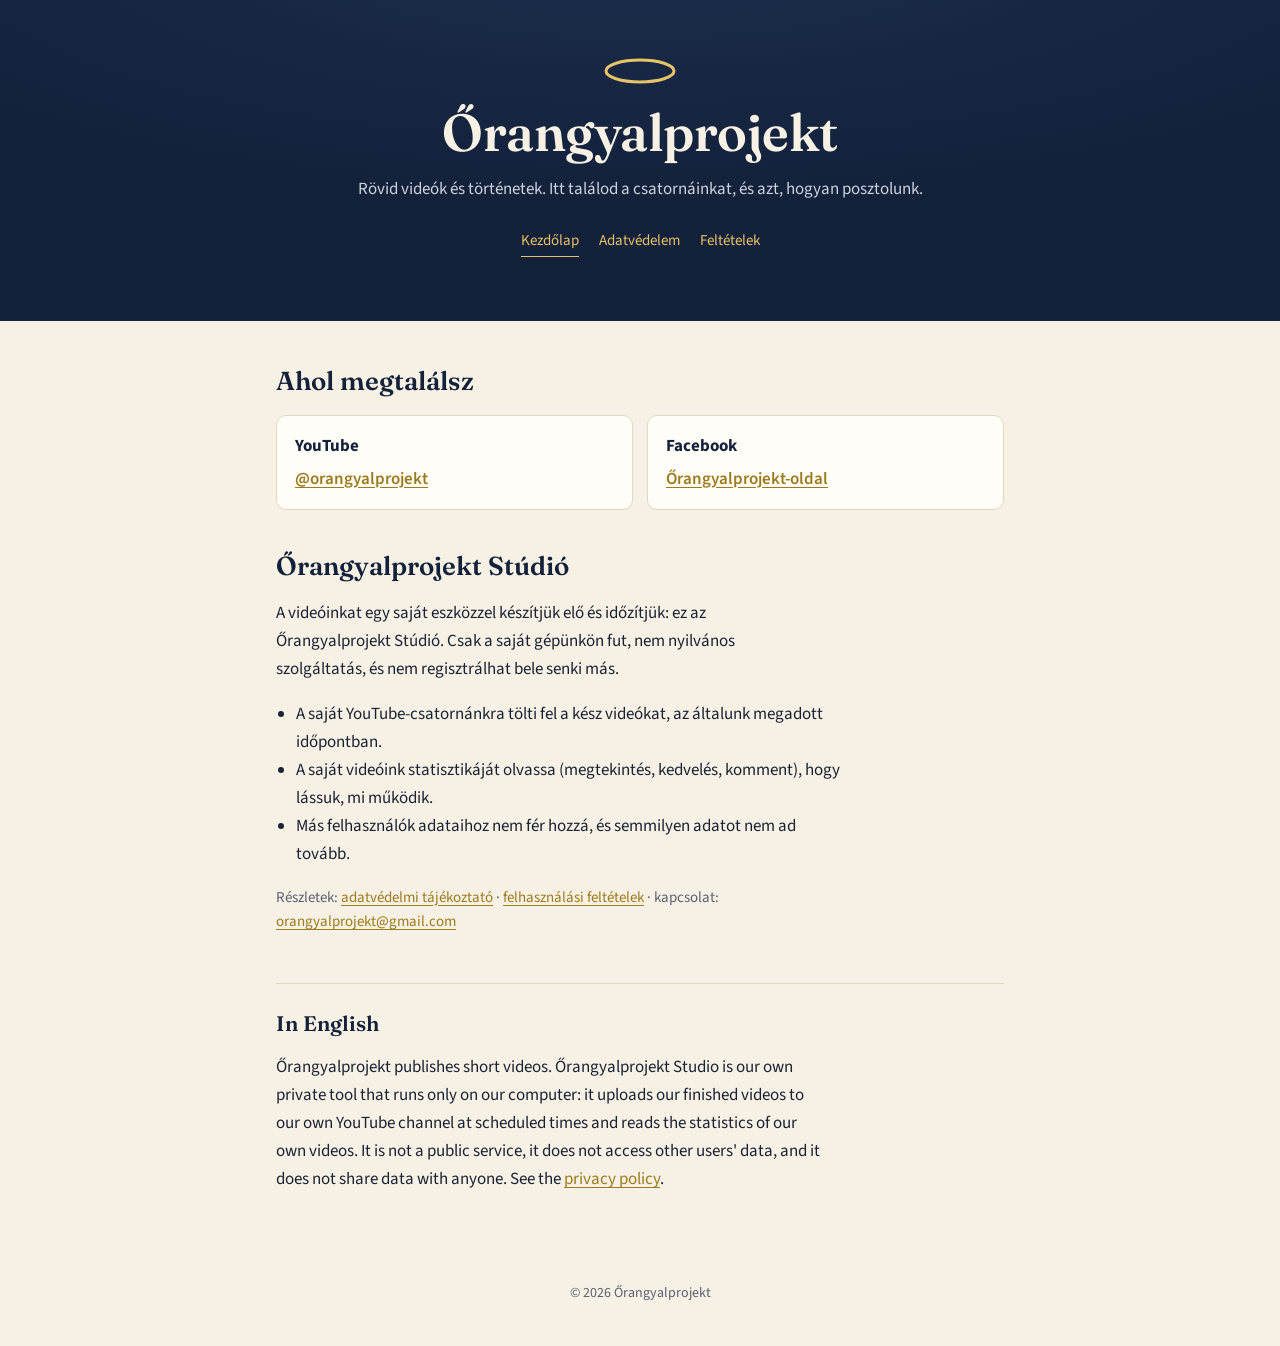
<file: index.html>
<!doctype html>
<html lang="hu">
<head>
<meta charset="utf-8">
<meta name="viewport" content="width=device-width, initial-scale=1">
<title>Őrangyalprojekt</title>
<meta name="description" content="Az Őrangyalprojekt rövid videói és a saját posztolóeszköze, az Őrangyalprojekt Stúdió.">
<link rel="preconnect" href="https://fonts.googleapis.com"><link rel="preconnect" href="https://fonts.gstatic.com" crossorigin>
<link href="https://fonts.googleapis.com/css2?family=Fraunces:opsz,wght@9..144,600&family=Source+Sans+3:wght@400;600&display=swap" rel="stylesheet">
<link rel="stylesheet" href="stilus.css">
<link rel="icon" href="data:image/svg+xml,%3Csvg xmlns='http://www.w3.org/2000/svg' viewBox='0 0 32 32'%3E%3Crect width='32' height='32' rx='7' fill='%2313213A'/%3E%3Cellipse cx='16' cy='13' rx='10' ry='4' fill='none' stroke='%23E8C468' stroke-width='2.5'/%3E%3C/svg%3E">
</head>
<body>
<header class="fej">
  <svg class="glória" viewBox="0 0 76 30" aria-hidden="true"><ellipse cx="38" cy="15" rx="34" ry="11" fill="none" stroke="#E8C468" stroke-width="3"/></svg>
  <h1>Őrangyalprojekt</h1>
  <p>Rövid videók és történetek. Itt találod a csatornáinkat, és azt, hogyan posztolunk.</p>
  <nav aria-label="Oldalak"><a href="./" aria-current="page">Kezdőlap</a><a href="adatvedelem.html">Adatvédelem</a><a href="feltetelek.html">Feltételek</a></nav>
</header>
<main>
  <h2>Ahol megtalálsz</h2>
  <div class="kartyak">
    <div class="kartya"><b>YouTube</b><a href="https://www.youtube.com/@orangyalprojekt" rel="noopener">@orangyalprojekt</a></div>
    <div class="kartya"><b>Facebook</b><a href="https://www.facebook.com/profile.php?id=61595645566314" rel="noopener">Őrangyalprojekt-oldal</a></div>
  </div>

  <h2>Őrangyalprojekt Stúdió</h2>
  <p>A videóinkat egy saját eszközzel készítjük elő és időzítjük: ez az Őrangyalprojekt Stúdió. Csak a saját gépünkön fut, nem nyilvános szolgáltatás, és nem regisztrálhat bele senki más.</p>
  <ul>
    <li>A saját YouTube-csatornánkra tölti fel a kész videókat, az általunk megadott időpontban.</li>
    <li>A saját videóink statisztikáját olvassa (megtekintés, kedvelés, komment), hogy lássuk, mi működik.</li>
    <li>Más felhasználók adataihoz nem fér hozzá, és semmilyen adatot nem ad tovább.</li>
  </ul>
  <p class="megj">Részletek: <a href="adatvedelem.html">adatvédelmi tájékoztató</a> · <a href="feltetelek.html">felhasználási feltételek</a> · kapcsolat: <a href="mailto:orangyalprojekt@gmail.com">orangyalprojekt@gmail.com</a></p>

  <section class="en" lang="en">
    <h2>In English</h2>
    <p>Őrangyalprojekt publishes short videos. Őrangyalprojekt Studio is our own private tool that runs only on our computer: it uploads our finished videos to our own YouTube channel at scheduled times and reads the statistics of our own videos. It is not a public service, it does not access other users' data, and it does not share data with anyone. See the <a href="adatvedelem.html#en">privacy policy</a>.</p>
  </section>
</main>
<footer>© 2026 Őrangyalprojekt</footer>
</body>
</html>
</file>
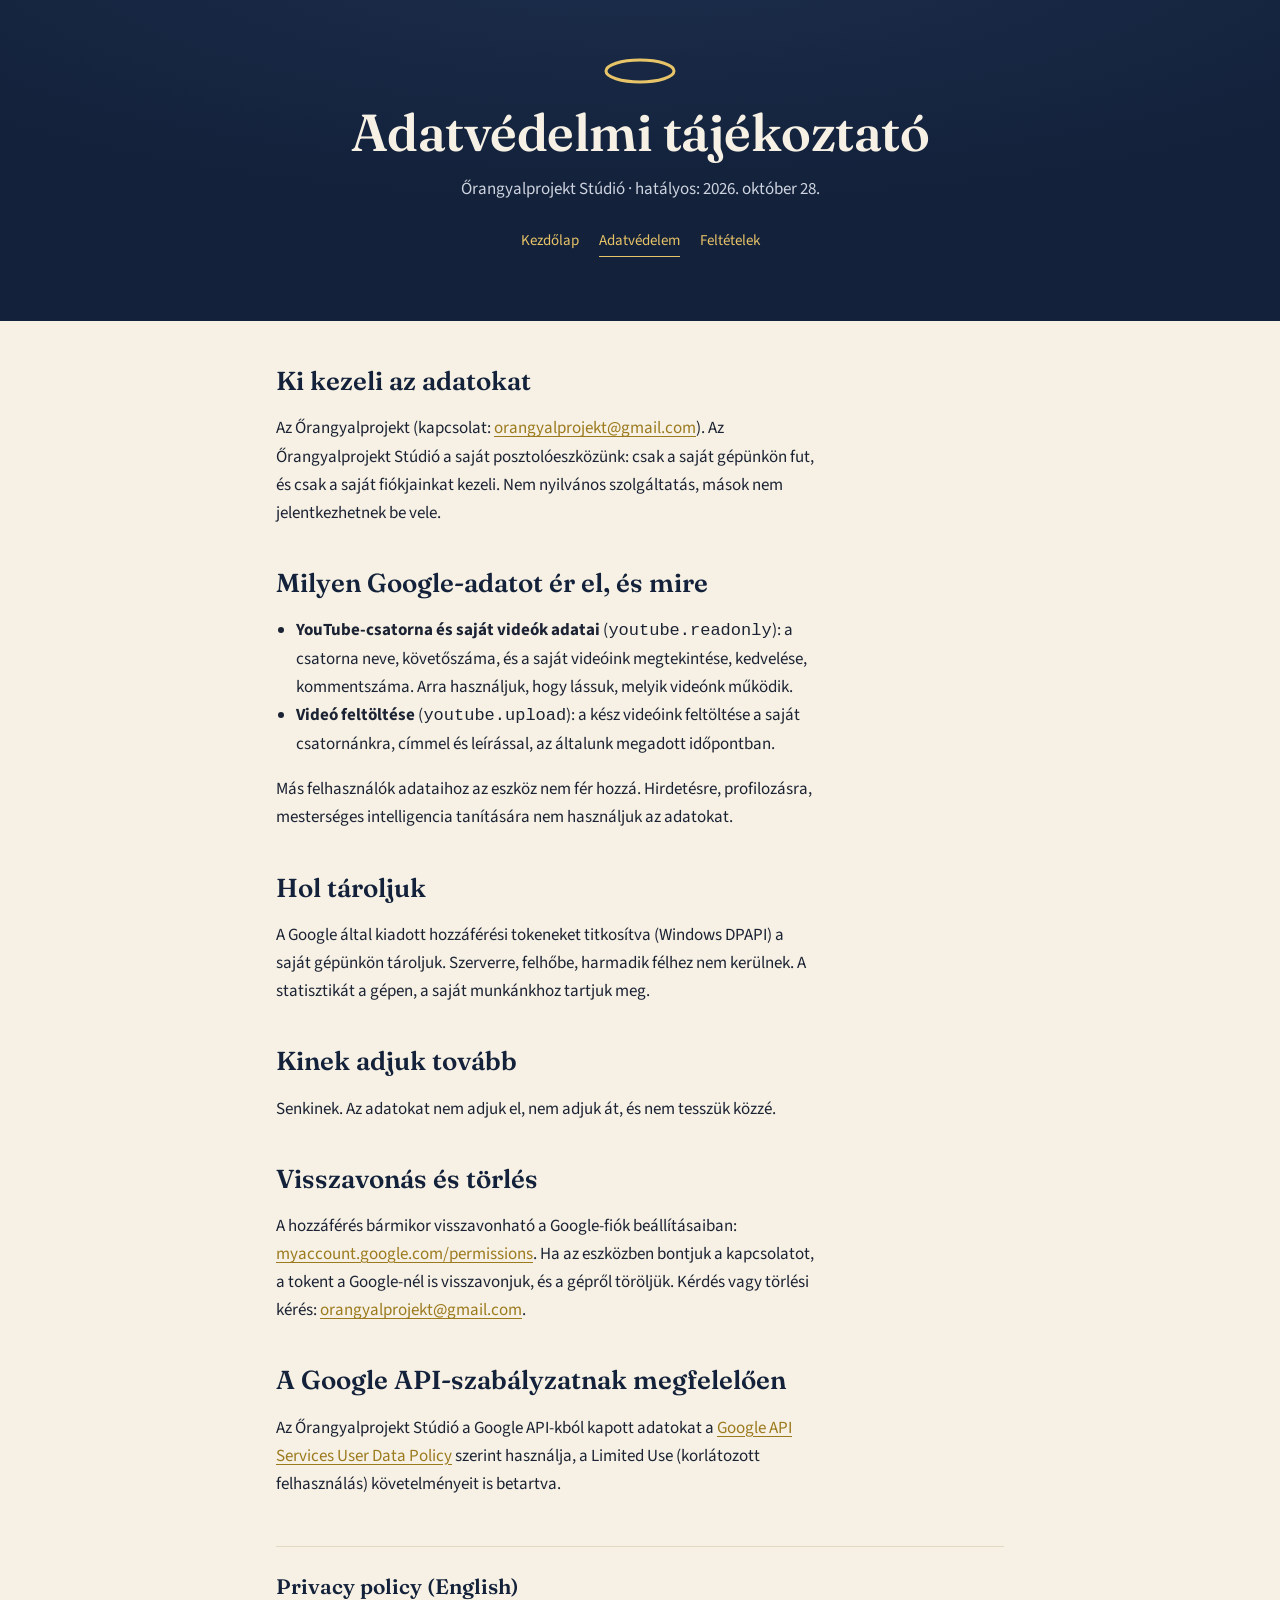
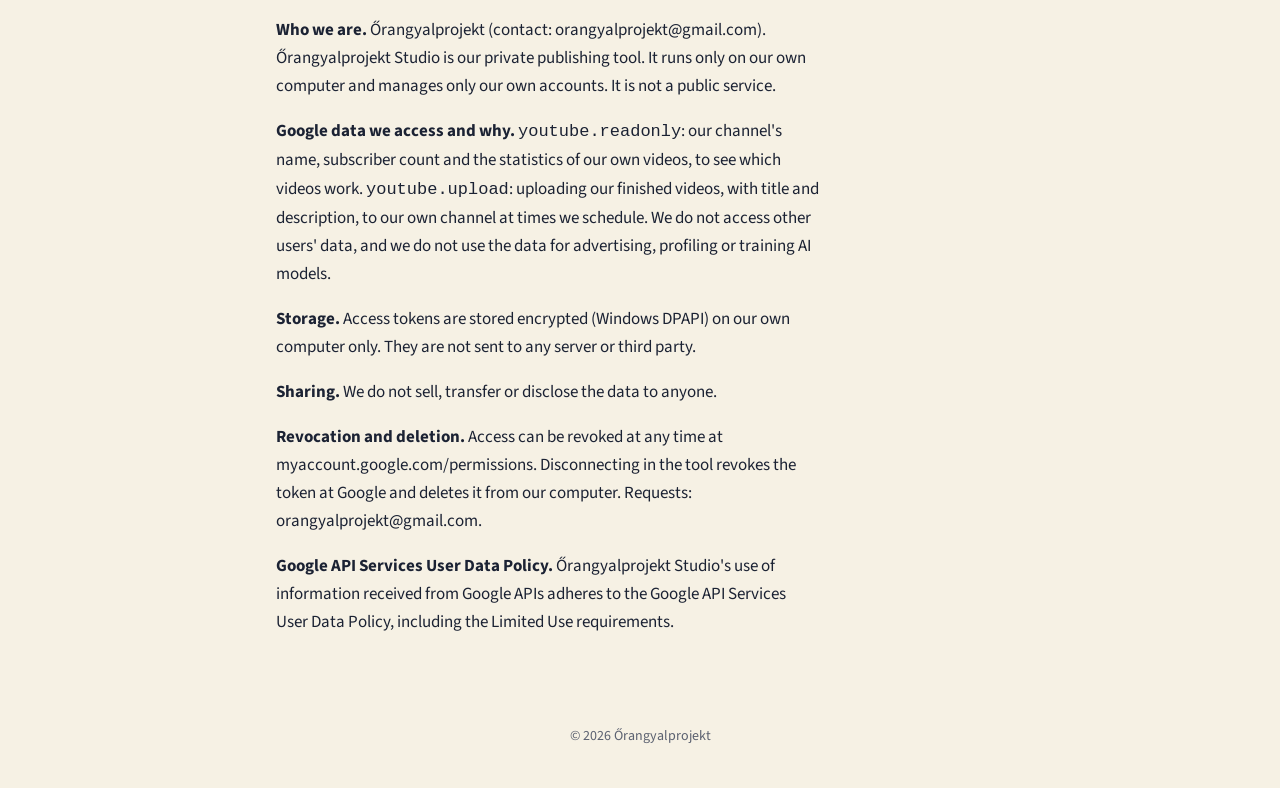
<file: adatvedelem.html>
<!doctype html>
<html lang="hu">
<head>
<meta charset="utf-8">
<meta name="viewport" content="width=device-width, initial-scale=1">
<title>Adatvédelem · Őrangyalprojekt</title>
<meta name="description" content="Az Őrangyalprojekt Stúdió adatvédelmi tájékoztatója: milyen Google-adatot ér el, hol tárolja, és hogyan vonható vissza.">
<link rel="preconnect" href="https://fonts.googleapis.com"><link rel="preconnect" href="https://fonts.gstatic.com" crossorigin>
<link href="https://fonts.googleapis.com/css2?family=Fraunces:opsz,wght@9..144,600&family=Source+Sans+3:wght@400;600&display=swap" rel="stylesheet">
<link rel="stylesheet" href="stilus.css">
<link rel="icon" href="data:image/svg+xml,%3Csvg xmlns='http://www.w3.org/2000/svg' viewBox='0 0 32 32'%3E%3Crect width='32' height='32' rx='7' fill='%2313213A'/%3E%3Cellipse cx='16' cy='13' rx='10' ry='4' fill='none' stroke='%23E8C468' stroke-width='2.5'/%3E%3C/svg%3E">
</head>
<body>
<header class="fej">
  <svg class="glória" viewBox="0 0 76 30" aria-hidden="true"><ellipse cx="38" cy="15" rx="34" ry="11" fill="none" stroke="#E8C468" stroke-width="3"/></svg>
  <h1>Adatvédelmi tájékoztató</h1>
  <p>Őrangyalprojekt Stúdió · hatályos: 2026. október 28.</p>
  <nav aria-label="Oldalak"><a href="./">Kezdőlap</a><a href="adatvedelem.html" aria-current="page">Adatvédelem</a><a href="feltetelek.html">Feltételek</a></nav>
</header>
<main>
  <h2>Ki kezeli az adatokat</h2>
  <p>Az Őrangyalprojekt (kapcsolat: <a href="mailto:orangyalprojekt@gmail.com">orangyalprojekt@gmail.com</a>). Az Őrangyalprojekt Stúdió a saját posztolóeszközünk: csak a saját gépünkön fut, és csak a saját fiókjainkat kezeli. Nem nyilvános szolgáltatás, mások nem jelentkezhetnek be vele.</p>

  <h2>Milyen Google-adatot ér el, és mire</h2>
  <ul>
    <li><b>YouTube-csatorna és saját videók adatai</b> (<code>youtube.readonly</code>): a csatorna neve, követőszáma, és a saját videóink megtekintése, kedvelése, kommentszáma. Arra használjuk, hogy lássuk, melyik videónk működik.</li>
    <li><b>Videó feltöltése</b> (<code>youtube.upload</code>): a kész videóink feltöltése a saját csatornánkra, címmel és leírással, az általunk megadott időpontban.</li>
  </ul>
  <p>Más felhasználók adataihoz az eszköz nem fér hozzá. Hirdetésre, profilozásra, mesterséges intelligencia tanítására nem használjuk az adatokat.</p>

  <h2>Hol tároljuk</h2>
  <p>A Google által kiadott hozzáférési tokeneket titkosítva (Windows DPAPI) a saját gépünkön tároljuk. Szerverre, felhőbe, harmadik félhez nem kerülnek. A statisztikát a gépen, a saját munkánkhoz tartjuk meg.</p>

  <h2>Kinek adjuk tovább</h2>
  <p>Senkinek. Az adatokat nem adjuk el, nem adjuk át, és nem tesszük közzé.</p>

  <h2>Visszavonás és törlés</h2>
  <p>A hozzáférés bármikor visszavonható a Google-fiók beállításaiban: <a href="https://myaccount.google.com/permissions" rel="noopener">myaccount.google.com/permissions</a>. Ha az eszközben bontjuk a kapcsolatot, a tokent a Google-nél is visszavonjuk, és a gépről töröljük. Kérdés vagy törlési kérés: <a href="mailto:orangyalprojekt@gmail.com">orangyalprojekt@gmail.com</a>.</p>

  <h2>A Google API-szabályzatnak megfelelően</h2>
  <p>Az Őrangyalprojekt Stúdió a Google API-kból kapott adatokat a <a href="https://developers.google.com/terms/api-services-user-data-policy" rel="noopener">Google API Services User Data Policy</a> szerint használja, a Limited Use (korlátozott felhasználás) követelményeit is betartva.</p>

  <section class="en" id="en" lang="en">
    <h2>Privacy policy (English)</h2>
    <p><b>Who we are.</b> Őrangyalprojekt (contact: orangyalprojekt@gmail.com). Őrangyalprojekt Studio is our private publishing tool. It runs only on our own computer and manages only our own accounts. It is not a public service.</p>
    <p><b>Google data we access and why.</b> <code>youtube.readonly</code>: our channel's name, subscriber count and the statistics of our own videos, to see which videos work. <code>youtube.upload</code>: uploading our finished videos, with title and description, to our own channel at times we schedule. We do not access other users' data, and we do not use the data for advertising, profiling or training AI models.</p>
    <p><b>Storage.</b> Access tokens are stored encrypted (Windows DPAPI) on our own computer only. They are not sent to any server or third party.</p>
    <p><b>Sharing.</b> We do not sell, transfer or disclose the data to anyone.</p>
    <p><b>Revocation and deletion.</b> Access can be revoked at any time at myaccount.google.com/permissions. Disconnecting in the tool revokes the token at Google and deletes it from our computer. Requests: orangyalprojekt@gmail.com.</p>
    <p><b>Google API Services User Data Policy.</b> Őrangyalprojekt Studio's use of information received from Google APIs adheres to the Google API Services User Data Policy, including the Limited Use requirements.</p>
  </section>
</main>
<footer>© 2026 Őrangyalprojekt</footer>
</body>
</html>
</file>
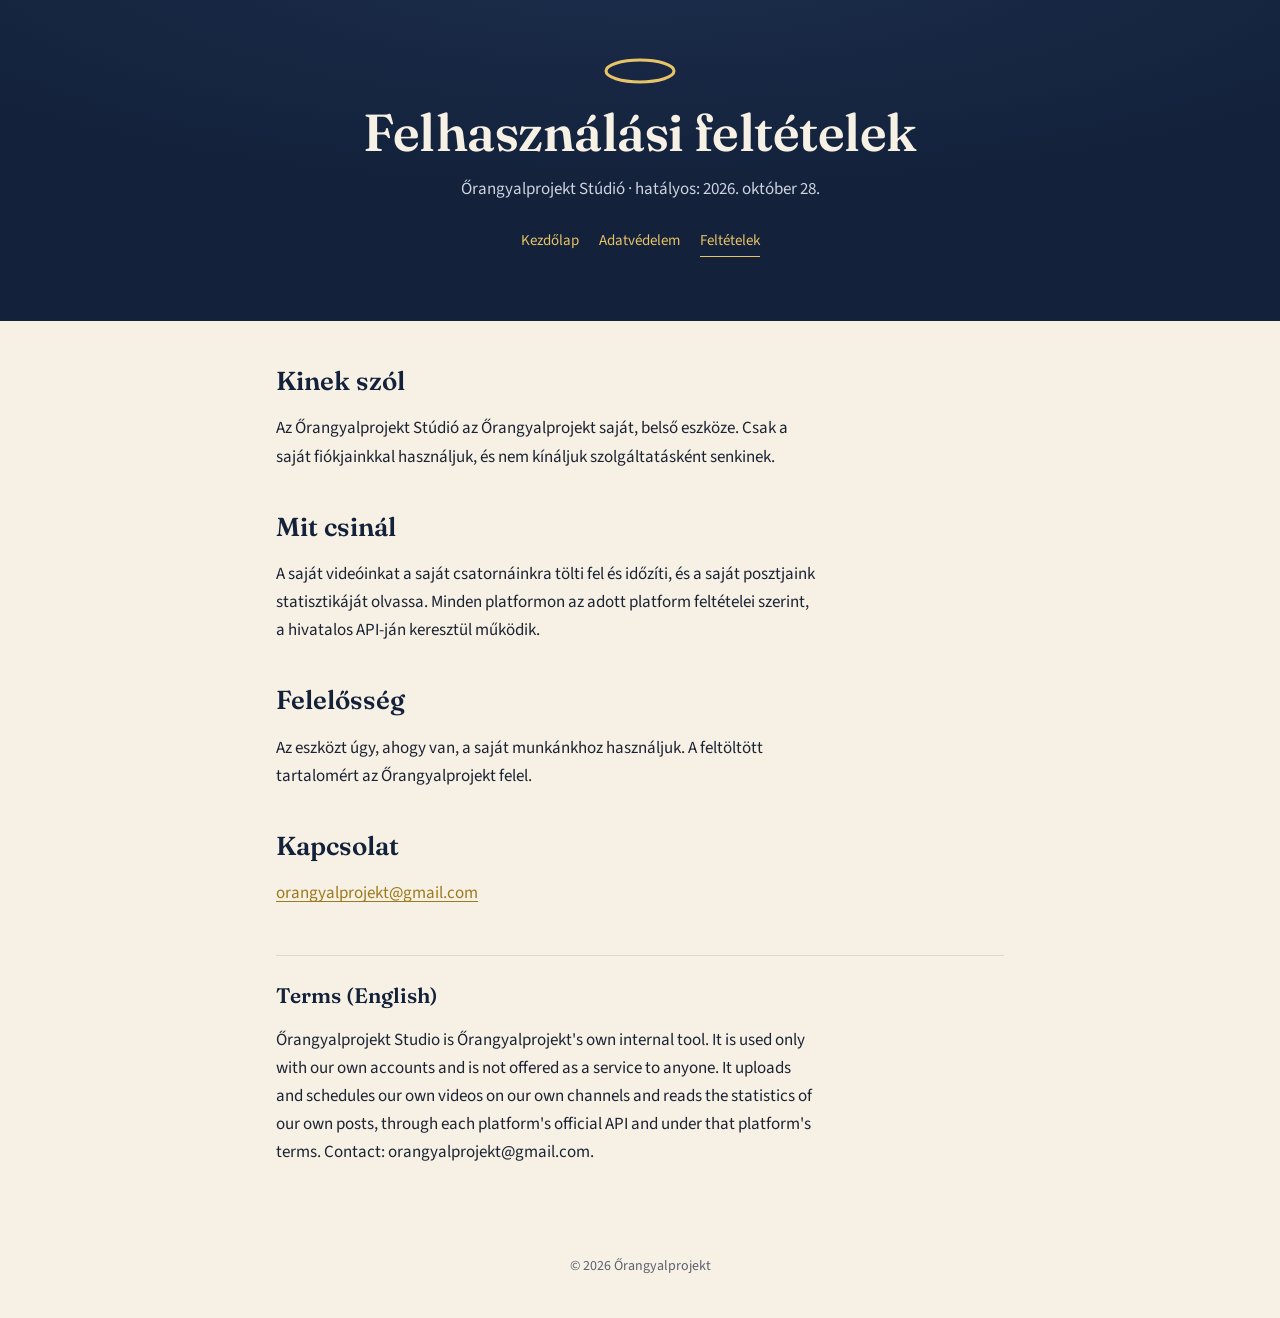
<file: feltetelek.html>
<!doctype html>
<html lang="hu">
<head>
<meta charset="utf-8">
<meta name="viewport" content="width=device-width, initial-scale=1">
<title>Feltételek · Őrangyalprojekt</title>
<meta name="description" content="Az Őrangyalprojekt Stúdió felhasználási feltételei.">
<link rel="preconnect" href="https://fonts.googleapis.com"><link rel="preconnect" href="https://fonts.gstatic.com" crossorigin>
<link href="https://fonts.googleapis.com/css2?family=Fraunces:opsz,wght@9..144,600&family=Source+Sans+3:wght@400;600&display=swap" rel="stylesheet">
<link rel="stylesheet" href="stilus.css">
<link rel="icon" href="data:image/svg+xml,%3Csvg xmlns='http://www.w3.org/2000/svg' viewBox='0 0 32 32'%3E%3Crect width='32' height='32' rx='7' fill='%2313213A'/%3E%3Cellipse cx='16' cy='13' rx='10' ry='4' fill='none' stroke='%23E8C468' stroke-width='2.5'/%3E%3C/svg%3E">
</head>
<body>
<header class="fej">
  <svg class="glória" viewBox="0 0 76 30" aria-hidden="true"><ellipse cx="38" cy="15" rx="34" ry="11" fill="none" stroke="#E8C468" stroke-width="3"/></svg>
  <h1>Felhasználási feltételek</h1>
  <p>Őrangyalprojekt Stúdió · hatályos: 2026. október 28.</p>
  <nav aria-label="Oldalak"><a href="./">Kezdőlap</a><a href="adatvedelem.html">Adatvédelem</a><a href="feltetelek.html" aria-current="page">Feltételek</a></nav>
</header>
<main>
  <h2>Kinek szól</h2>
  <p>Az Őrangyalprojekt Stúdió az Őrangyalprojekt saját, belső eszköze. Csak a saját fiókjainkkal használjuk, és nem kínáljuk szolgáltatásként senkinek.</p>
  <h2>Mit csinál</h2>
  <p>A saját videóinkat a saját csatornáinkra tölti fel és időzíti, és a saját posztjaink statisztikáját olvassa. Minden platformon az adott platform feltételei szerint, a hivatalos API-ján keresztül működik.</p>
  <h2>Felelősség</h2>
  <p>Az eszközt úgy, ahogy van, a saját munkánkhoz használjuk. A feltöltött tartalomért az Őrangyalprojekt felel.</p>
  <h2>Kapcsolat</h2>
  <p><a href="mailto:orangyalprojekt@gmail.com">orangyalprojekt@gmail.com</a></p>
  <section class="en" lang="en">
    <h2>Terms (English)</h2>
    <p>Őrangyalprojekt Studio is Őrangyalprojekt's own internal tool. It is used only with our own accounts and is not offered as a service to anyone. It uploads and schedules our own videos on our own channels and reads the statistics of our own posts, through each platform's official API and under that platform's terms. Contact: orangyalprojekt@gmail.com.</p>
  </section>
</main>
<footer>© 2026 Őrangyalprojekt</footer>
</body>
</html>
</file>
<file: stilus.css>
/* Őrangyalprojekt: éjkék és aranyfény, papírfehér olvasófelület */
:root {
  --ej: #13213A; --ej-2: #1C2E4D; --arany: #E8C468; --arany-mely: #9C7A1E;
  --papir: #F6F1E4; --tinta: #1B2233; --halk: #5B6170; --vonal: #E2D9C2;
}
* { box-sizing: border-box; }
html { -webkit-text-size-adjust: 100%; }
body { margin: 0; background: var(--papir); color: var(--tinta); font: 400 17px/1.65 "Source Sans 3", system-ui, sans-serif; }
a { color: var(--arany-mely); text-underline-offset: 3px; }
a:focus-visible { outline: 2px solid var(--arany-mely); outline-offset: 3px; border-radius: 2px; }

.fej { background: radial-gradient(120% 140% at 50% -20%, var(--ej-2) 0%, var(--ej) 60%); color: var(--papir); padding: 56px 16px 64px; text-align: center; }
.fej .glória { display: block; width: 76px; height: 30px; margin: 0 auto 18px; }
.fej h1 { font: 600 clamp(34px, 6vw, 52px)/1.1 "Fraunces", Georgia, serif; letter-spacing: -0.01em; margin: 0; }
.fej p { margin: 14px auto 0; max-width: 34em; color: #CDD3DF; }
.fej nav { margin-top: 26px; display: flex; gap: 8px 20px; justify-content: center; flex-wrap: wrap; font-size: 15px; }
.fej nav a { color: var(--arany); text-decoration: none; border-bottom: 1px solid transparent; padding-bottom: 2px; }
.fej nav a:hover, .fej nav a[aria-current="page"] { border-bottom-color: var(--arany); }

main { max-width: 760px; margin: 0 auto; padding: 44px 16px 72px; }
main h2 { font: 600 26px/1.25 "Fraunces", Georgia, serif; margin: 40px 0 10px; color: var(--ej); }
main h2:first-child { margin-top: 0; }
main h3 { font-size: 17px; margin: 22px 0 4px; color: var(--ej); }
main p, main li { max-width: 68ch; }
main ul { padding-left: 1.2em; }
.kartyak { display: grid; grid-template-columns: repeat(auto-fit, minmax(220px, 1fr)); gap: 14px; margin: 18px 0 0; }
.kartya { background: #FFFDF7; border: 1px solid var(--vonal); border-radius: 10px; padding: 16px 18px; }
.kartya b { display: block; color: var(--ej); margin-bottom: 4px; }
.kartya a { font-weight: 600; }
.megj { color: var(--halk); font-size: 15px; }
.en { border-top: 1px solid var(--vonal); margin-top: 48px; padding-top: 26px; }
.en h2 { font-size: 21px; }
footer { display: block; text-align: center; color: var(--halk); font-size: 14px; padding: 0 16px 40px; }
@media (prefers-reduced-motion: no-preference) { .fej .glória ellipse { animation: fenyl 6s ease-in-out infinite alternate; } }
@keyframes fenyl { from { opacity: .75; } to { opacity: 1; } }
</file>
